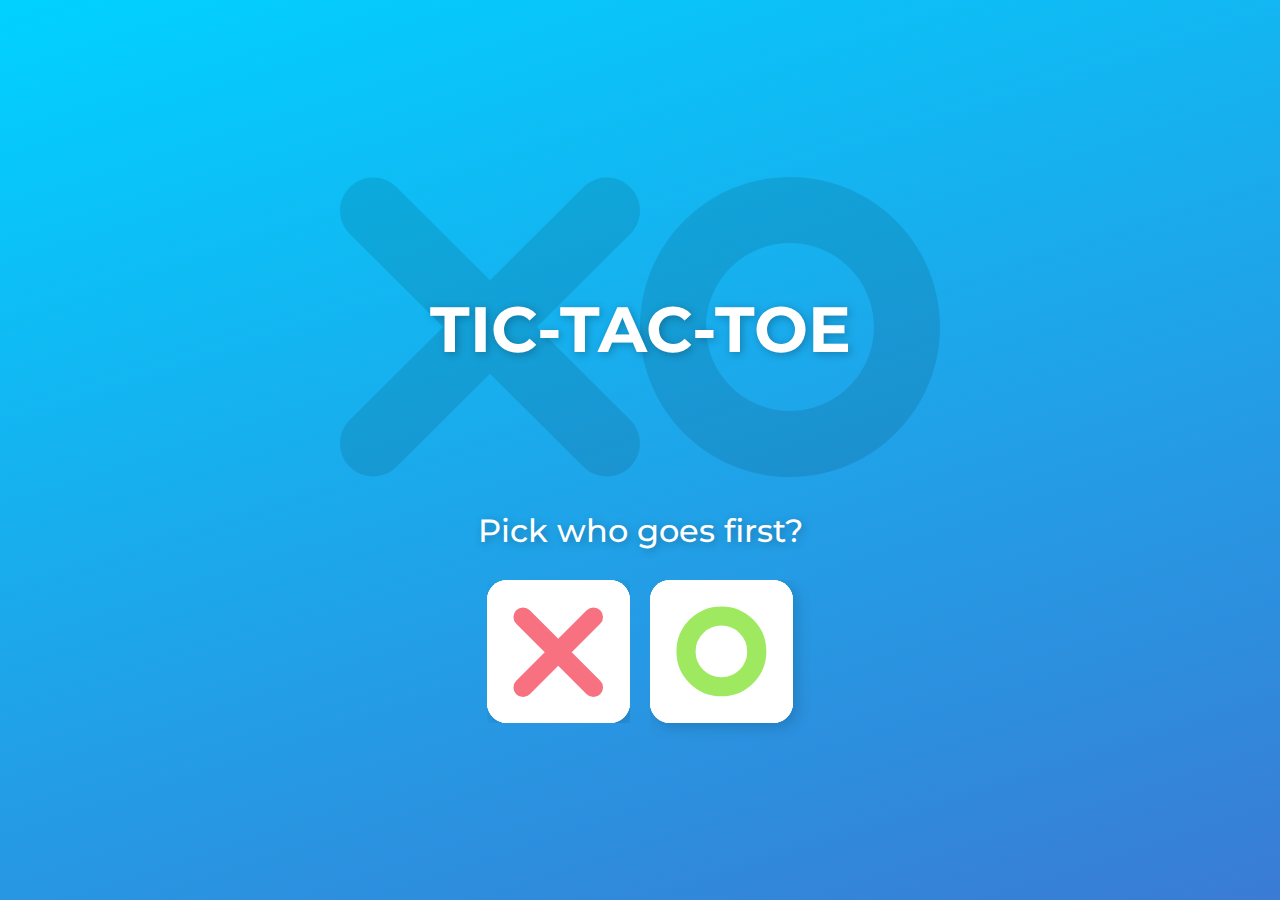
<file: index.html>
<!DOCTYPE html>
<html lang="en">
<head>

    <meta charset="UTF-8">
    <meta name="viewport" content="width=device-width, initial-scale=1.0">
    <title>Tic Tac Toe</title>
    <link rel="stylesheet" href="style/style.css">
    <link rel="preconnect" href="https://fonts.googleapis.com">
    <link rel="preconnect" href="https://fonts.gstatic.com" crossorigin>
    <link href="https://fonts.googleapis.com/css2?family=Montserrat:wght@500;700&display=swap" rel="stylesheet">

</head>
<body>

    <section class="container">
    <section class="content__itens">
    <div class="content__title">
        <h1 class="title">TIC-TAC-TOE</h1>
    </div>

    <div class="svg__cross">
        <svg xmlns="http://www.w3.org/2000/svg" width="300" height="300" viewBox="0 0 338 337" fill="none">
            <path opacity="0.1" fill-rule="evenodd" clip-rule="evenodd" d="M10.9426 10.9103C25.5328 -3.63676 49.1882 -3.63676 63.7784 10.9103L169 115.821L274.222 10.9103C288.812 -3.63676 312.467 -3.63676 327.057 10.9103C341.648 25.4573 341.648 49.0427 327.057 63.5897L221.836 168.5L327.057 273.41C341.648 287.957 341.648 311.543 327.057 326.09C312.467 340.637 288.812 340.637 274.222 326.09L169 221.179L63.7784 326.09C49.1882 340.637 25.5328 340.637 10.9426 326.09C-3.64755 311.543 -3.64755 287.957 10.9426 273.41L116.164 168.5L10.9426 63.5897C-3.64755 49.0427 -3.64755 25.4573 10.9426 10.9103Z" fill="black"/>
          </svg>
    </div>

    <div class="svg__circle">
        <svg xmlns="http://www.w3.org/2000/svg" width="300" height="300" viewBox="0 0 339 339" fill="none">
            <path opacity="0.1" fill-rule="evenodd" clip-rule="evenodd" d="M169.5 74.6789C117.132 74.6789 74.6789 117.132 74.6789 169.5C74.6789 221.868 117.132 264.321 169.5 264.321C221.868 264.321 264.321 221.868 264.321 169.5C264.321 117.132 221.868 74.6789 169.5 74.6789ZM0 169.5C0 75.8877 75.8877 0 169.5 0C263.112 0 339 75.8877 339 169.5C339 263.112 263.112 339 169.5 339C75.8877 339 0 263.112 0 169.5Z" fill="black"/>
          </svg>
    </div>
    </section>
    <div class="content__subtitle">
        <p class="subtitle">Pick who goes first?</p>
    </div>
    <section class="container__box">
        <div class="box__cross">
            <button class="svg-button" onclick="startGameX()" id="X">
                <svg xmlns="http://www.w3.org/2000/svg" width="143" height="143" viewBox="10 10 143 143" fill="none">
                    <g filter="url(#filter0_d_16_1005)">
                      <rect x="10" y="10" width="143" height="143" rx="20" fill="white"/>
                      <rect x="10.5" y="10.5" width="142" height="142" rx="19.5" stroke="white"/>
                    </g>
                    <path opacity="0.8" d="M46 47L81.2349 82.2349M116.47 117.47L81.2349 82.2349M81.2349 82.2349L46 117.47M81.2349 82.2349L116.47 47" stroke="#F54D62" stroke-width="19.1321" stroke-linecap="round" stroke-linejoin="bevel"/>
                    <defs>
                      <filter id="filter0_d_16_1005" x="0" y="0" width="171" height="171" filterUnits="userSpaceOnUse" color-interpolation-filters="sRGB">
                        <feFlood flood-opacity="0" result="BackgroundImageFix"/>
                        <feColorMatrix in="SourceAlpha" type="matrix" values="0 0 0 0 0 0 0 0 0 0 0 0 0 0 0 0 0 0 127 0" result="hardAlpha"/>
                        <feOffset dx="4" dy="4"/>
                        <feGaussianBlur stdDeviation="7"/>
                        <feColorMatrix type="matrix" values="0 0 0 0 0 0 0 0 0 0 0 0 0 0 0 0 0 0 0.15 0"/>
                        <feBlend mode="normal" in2="BackgroundImageFix" result="effect1_dropShadow_16_1005"/>
                        <feBlend mode="normal" in="SourceGraphic" in2="effect1_dropShadow_16_1005" result="shape"/>
                      </filter>
                    </defs>
                  </svg>
            </button>
        </div>
        <div class="box__circle">
            <button class="svg-button" onclick="startGameO()" id="O">
                <svg xmlns="http://www.w3.org/2000/svg" width="171" height="171" viewBox="10 10 171 171" fill="none">
                    <g filter="url(#filter0_d_16_1004)">
                      <rect x="10" y="10" width="143" height="143" rx="20" fill="white"/>
                      <rect x="10.5" y="10.5" width="142" height="142" rx="19.5" stroke="white"/>
                    </g>
                    <circle opacity="0.8" cx="81.3943" cy="81.3943" r="35.3943" stroke="#87E43A" stroke-width="19.1321" stroke-linecap="round" stroke-linejoin="bevel"/>
                    <defs>
                      <filter id="filter0_d_16_1004" x="0" y="0" width="171" height="171" filterUnits="userSpaceOnUse" color-interpolation-filters="sRGB">
                        <feFlood flood-opacity="0" result="BackgroundImageFix"/>
                        <feColorMatrix in="SourceAlpha" type="matrix" values="0 0 0 0 0 0 0 0 0 0 0 0 0 0 0 0 0 0 127 0" result="hardAlpha"/>
                        <feOffset dx="4" dy="4"/>
                        <feGaussianBlur stdDeviation="7"/>
                        <feColorMatrix type="matrix" values="0 0 0 0 0 0 0 0 0 0 0 0 0 0 0 0 0 0 0.15 0"/>
                        <feBlend mode="normal" in2="BackgroundImageFix" result="effect1_dropShadow_16_1004"/>
                        <feBlend mode="normal" in="SourceGraphic" in2="effect1_dropShadow_16_1004" result="shape"/>
                      </filter>
                    </defs>
                  </svg>
            </button>
        </div>
    </section>
</section>
<script src="startX.js"></script>

</body>
</html>
</file>
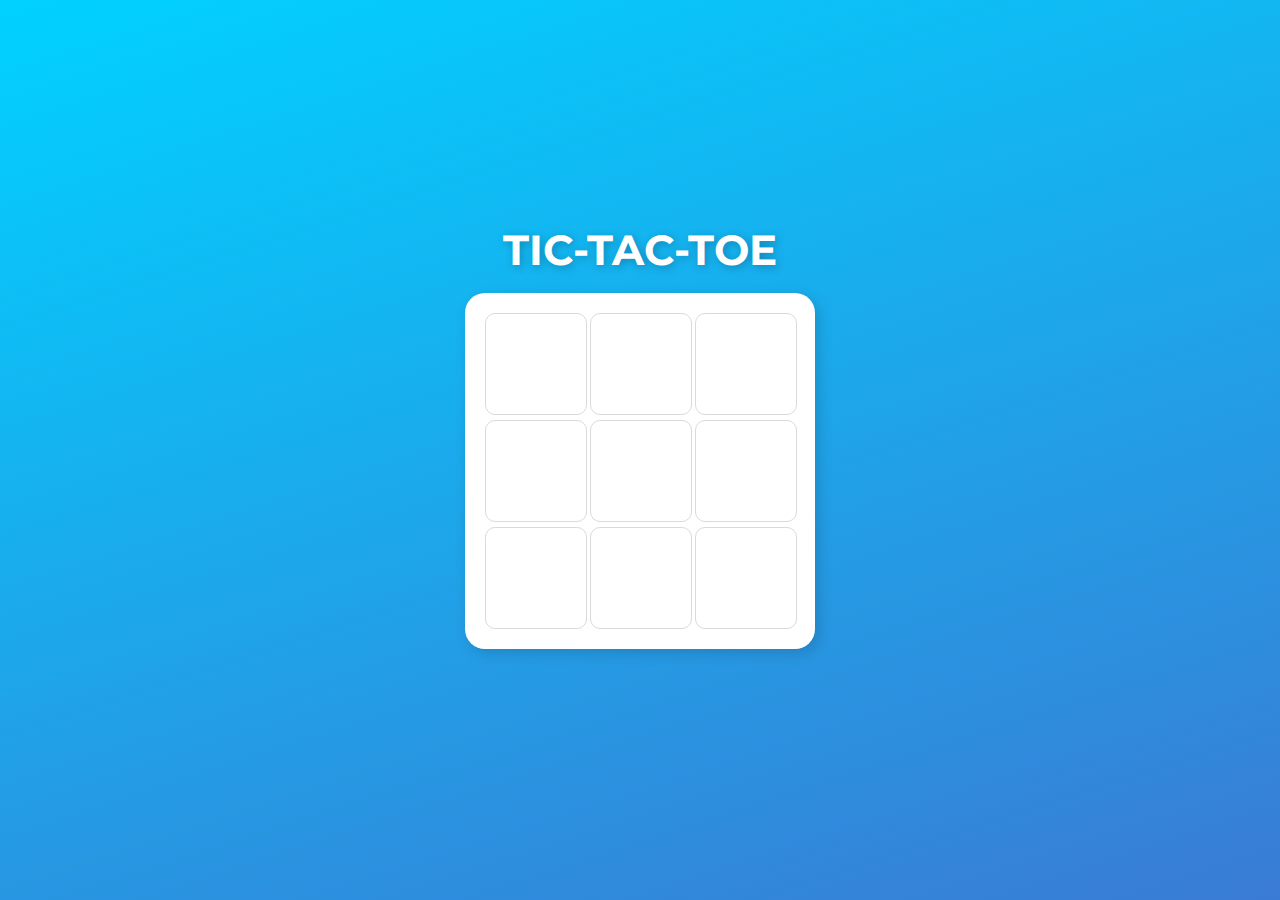
<file: inGame.html>
<!DOCTYPE html>
<html lang="en">
  <head>
    <meta charset="UTF-8" />
    <meta name="viewport" content="width=device-width, initial-scale=1.0" />
    <title>Tic Tac Toe</title>

    <link rel="preconnect" href="https://fonts.googleapis.com" />
    <link rel="preconnect" href="https://fonts.gstatic.com" crossorigin />
    <link
      href="https://fonts.googleapis.com/css2?family=Montserrat:wght@500;700&display=swap"
      rel="stylesheet"
    />
    <link
      rel="stylesheet"
      href="https://fonts.googleapis.com/css2?family=Material+Symbols+Outlined:opsz,wght,FILL,GRAD@20..48,100..700,0..1,-50..200"
    />
    <link
      rel="stylesheet"
      href="https://fonts.googleapis.com/css2?family=Material+Symbols+Rounded:opsz,wght,FILL,GRAD@20..48,100..700,0..1,-50..200"
    />
    <link rel="stylesheet" href="../style/style.css" />
  </head>
  <body>
    <section class="container__game">
      <div class="content__alert">
        <h1 class="alertTurn">TIC-TAC-TOE</h1>
      </div>
      <div class="content_canvas">
        <div class="board">
          <div class="a1 cell" id="a1"></div>
          <div class="b1 cell" id="b1"></div>
          <div class="c1 cell" id="c1"></div>
          <div class="a2 cell" id="a2"></div>
          <div class="b2 cell" id="b2"></div>
          <div class="c2 cell" id="c2"></div>
          <div class="a3 cell" id="a3"></div>
          <div class="b3 cell" id="b3"></div>
          <div class="c3 cell" id="c3"></div>
        </div>
        <div id="response"></div>
      </div>
    </section>
    <script src="../startX.js"></script>
  </body>
</html>
</file>
<file: style/style.css>
body {
  display: flex;
  background: linear-gradient(162deg, #00d2ff 0%, #3a7bd5 100%);
  margin: 0%;
  padding: 0%;
  min-height: 100%;
  height: 100vh;
  justify-content: center;
  align-items: center;
}

.container {
  display: flex;
  justify-content: center;
  align-items: center;
  flex-direction: column;
  gap: 30px;
}

.content__itens {
  display: flex;
  align-items: center;
  justify-content: center;
  width: 100vh;
}

.content__title {
  display: flex;
  position: absolute;
  justify-content: center;
  align-items: center;
  flex-direction: column;
  gap: 20px;
}

.title {
  font-size: 64px;
  font-family: "Montserrat", sans-serif;
  font-weight: 700;
  color: #fff;
  text-shadow: 2px 2px 8px rgba(0, 0, 0, 0.25);
  margin: 0%;
}

.content__subtitle {
  display: flex;
}

.subtitle {
  font-size: 32px;
  font-family: "Montserrat", sans-serif;
  font-weight: 500;
  color: #fff;
  text-shadow: 2px 2px 8px rgba(0, 0, 0, 0.25);
  margin: 0%;
}

.container__box {
  display: flex;
  justify-content: center;
  align-items: center;
  gap: 20px;
}

.svg-button {
  width: 143px;
  height: 143px;
  padding: 0%;
  border-width: 0px;
  background-color: #fff;
  border-radius: 20px;
  cursor: pointer;
}

.box__cross {
  width: 143px;
  height: 143px;
}

.box__circle {
  width: 143px;
  height: 143px;
}

/*---------------------------------*/

.container__game {
  display: flex;
  justify-content: center;
  align-items: center;
  flex-direction: column;
  height: 100vh;
  width: 100%;
}

.content__alert {
  display: flex;
  justify-content: center;
  padding-bottom: 30px;
}

.alertTurn {
  font-size: 42px;
  font-family: "Montserrat", sans-serif;
  font-weight: 700;
  color: #fff;
  text-shadow: 2px 2px 8px rgba(0, 0, 0, 0.25);
  margin: 0%;
  position: relative;
}

.content_canvas {
  display: flex;
  justify-content: center;
  align-items: center;
  flex-direction: column;
  gap: 20px;
  height: 350px;
  padding-bottom: 20px;
}

.canvas {
  width: 324px;
  height: 324px;
  background-color: #fff;
  border-radius: 20px;
  position: absolute;
  z-index: 1;
}

.svg__grid {
  width: 270px;
  height: 269px;
  z-index: 2;
}

.board {
  display: grid;
  grid-template-columns: repeat(3, 100px);
  background-color: #fff;
  box-shadow: 4px 4px 14px 0px rgba(0, 0, 0, 0.15);
  padding: 20px;
  border-radius: 20px;
  gap: 5px;
}

.cell {
  display: flex;
  border: 1px solid rgb(219, 218, 218);
  border-radius: 10px;
  width: 100px;
  height: 100px;
  justify-content: center;
  align-items: center;
  cursor: pointer;
}

.material-symbols-rounded {
  font-size: 6em;
  color: #f54d62;
  font-variation-settings: "FILL" 0, "wght" 700, "GRAD" 0, "opsz" 48;
}

.material-symbols-outlined {
  font-size: 4.5em;
  color: #87e43a;
  font-variation-settings: "FILL" 0, "wght" 850, "GRAD" 0, "opsz" 48;
}

.cell p {
  font-size: 64px;
  font-family: "Montserrat", sans-serif;
  font-weight: 700;
}

.reload {
  width: 149px;
  height: 55px;
  background-color: #fff;
  border: none;
  border-radius: 100px;
  box-shadow: 4px 4px 14px 0px rgba(0, 0, 0, 0.15);
  text-align: center;
  text-decoration: none;
  font-family: "Montserrat", sans-serif;
  font-size: 20px;
  position: relative;
  cursor: pointer;
  
}

.congratulations{
    width: 100%;
    height: 100vh;
    position: relative;
    filter: blur(20em);    
}
</file>
